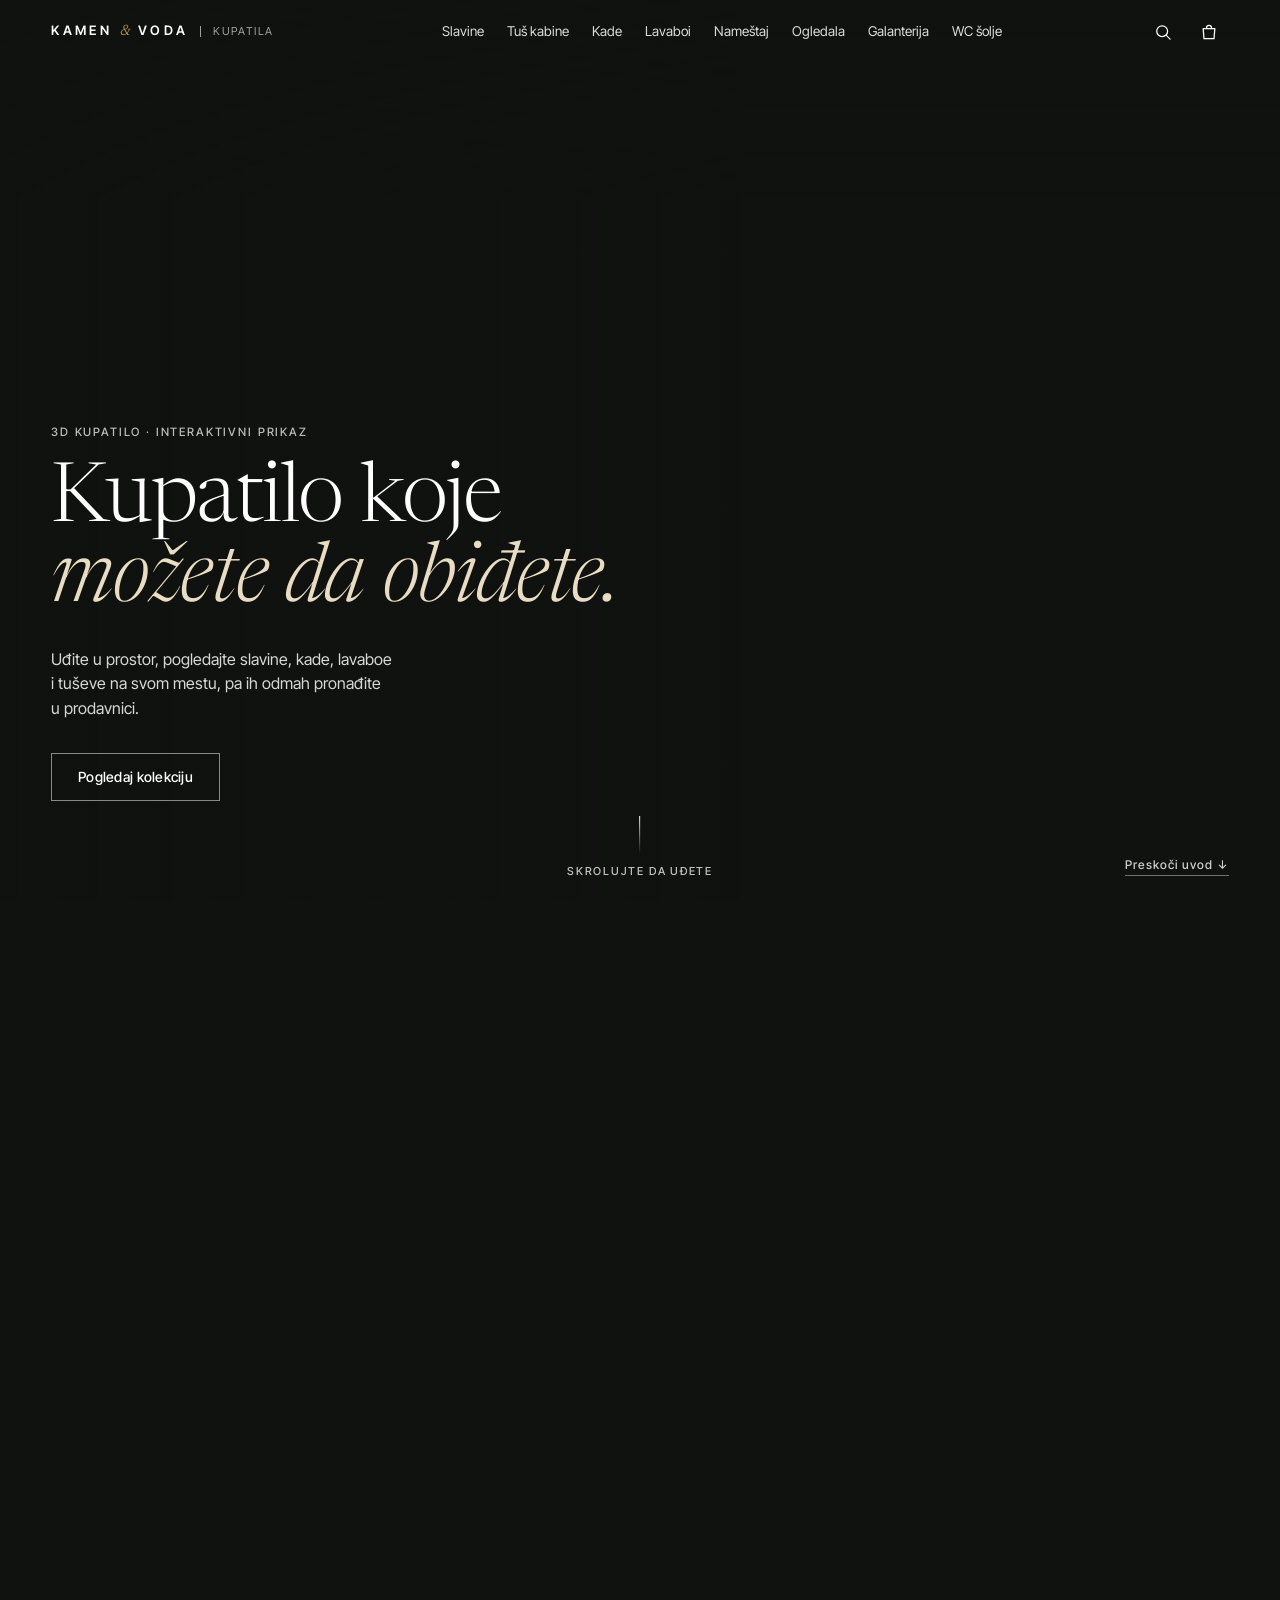
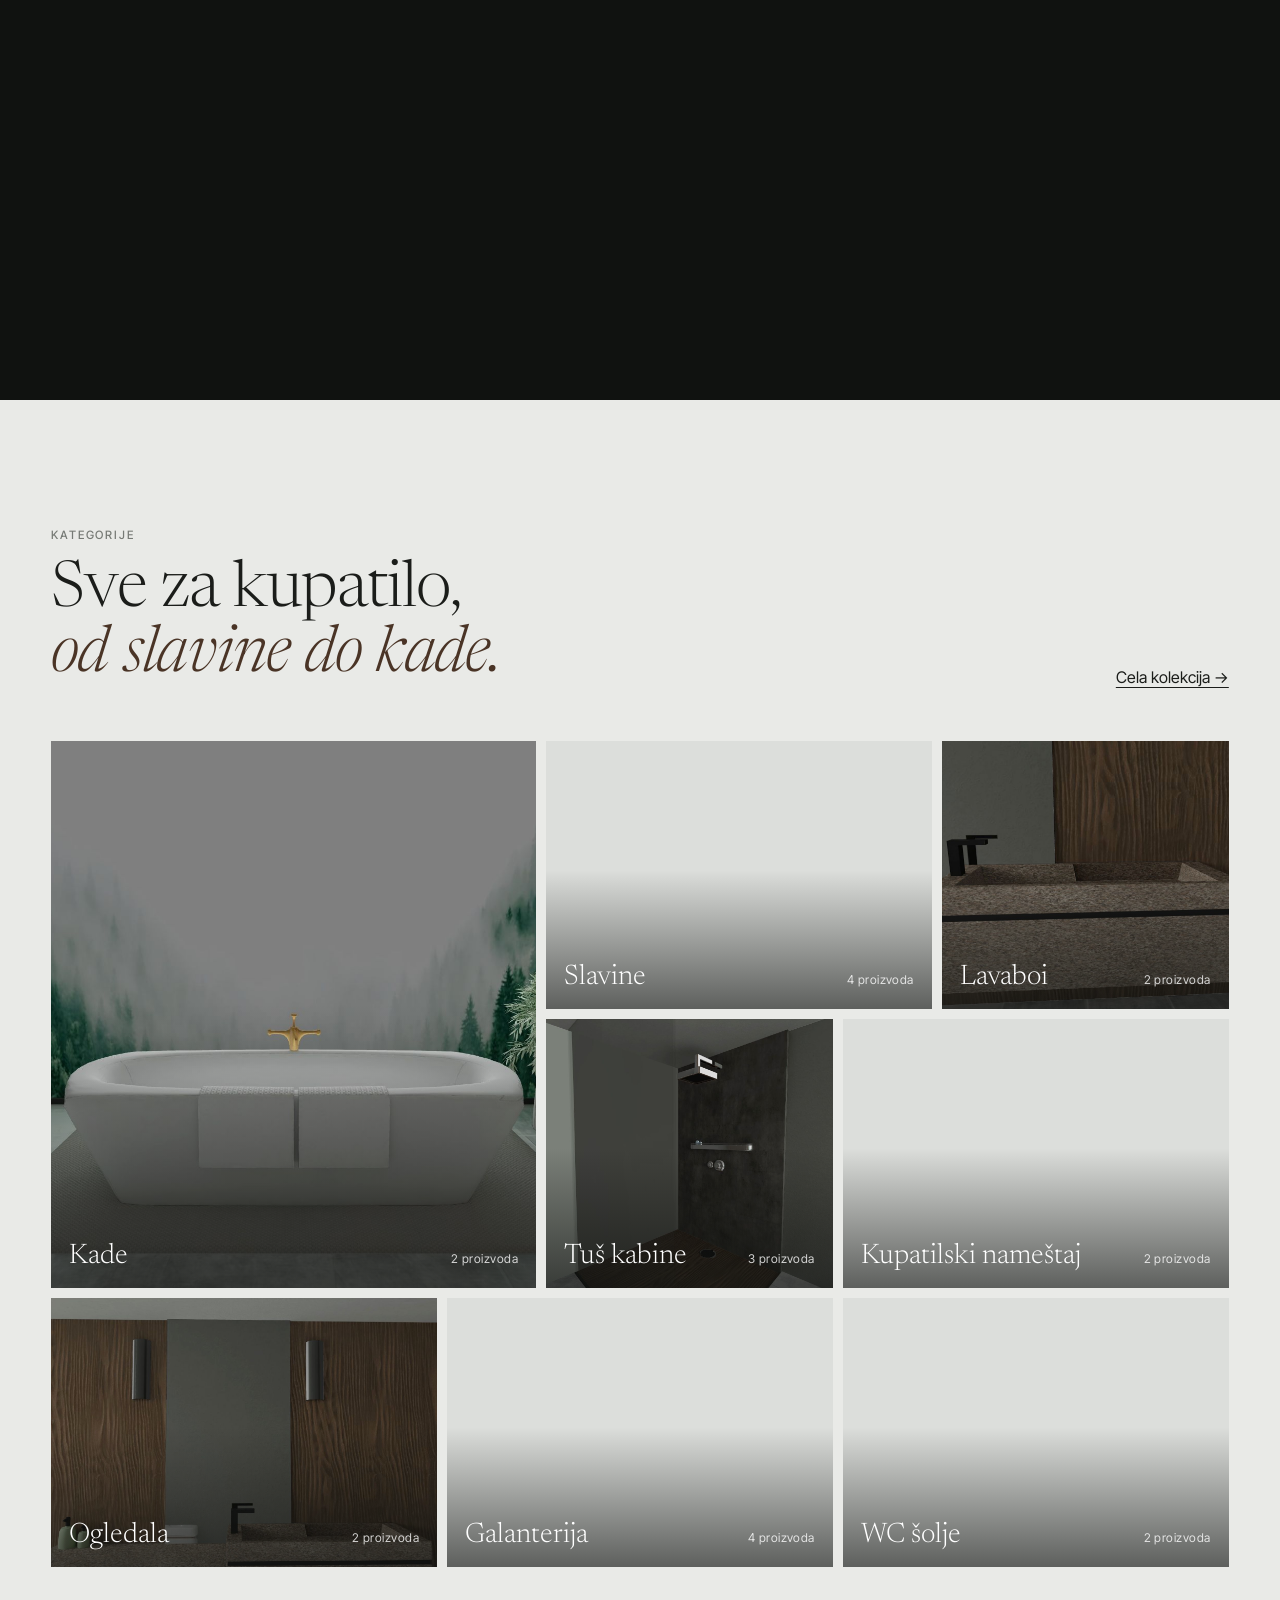
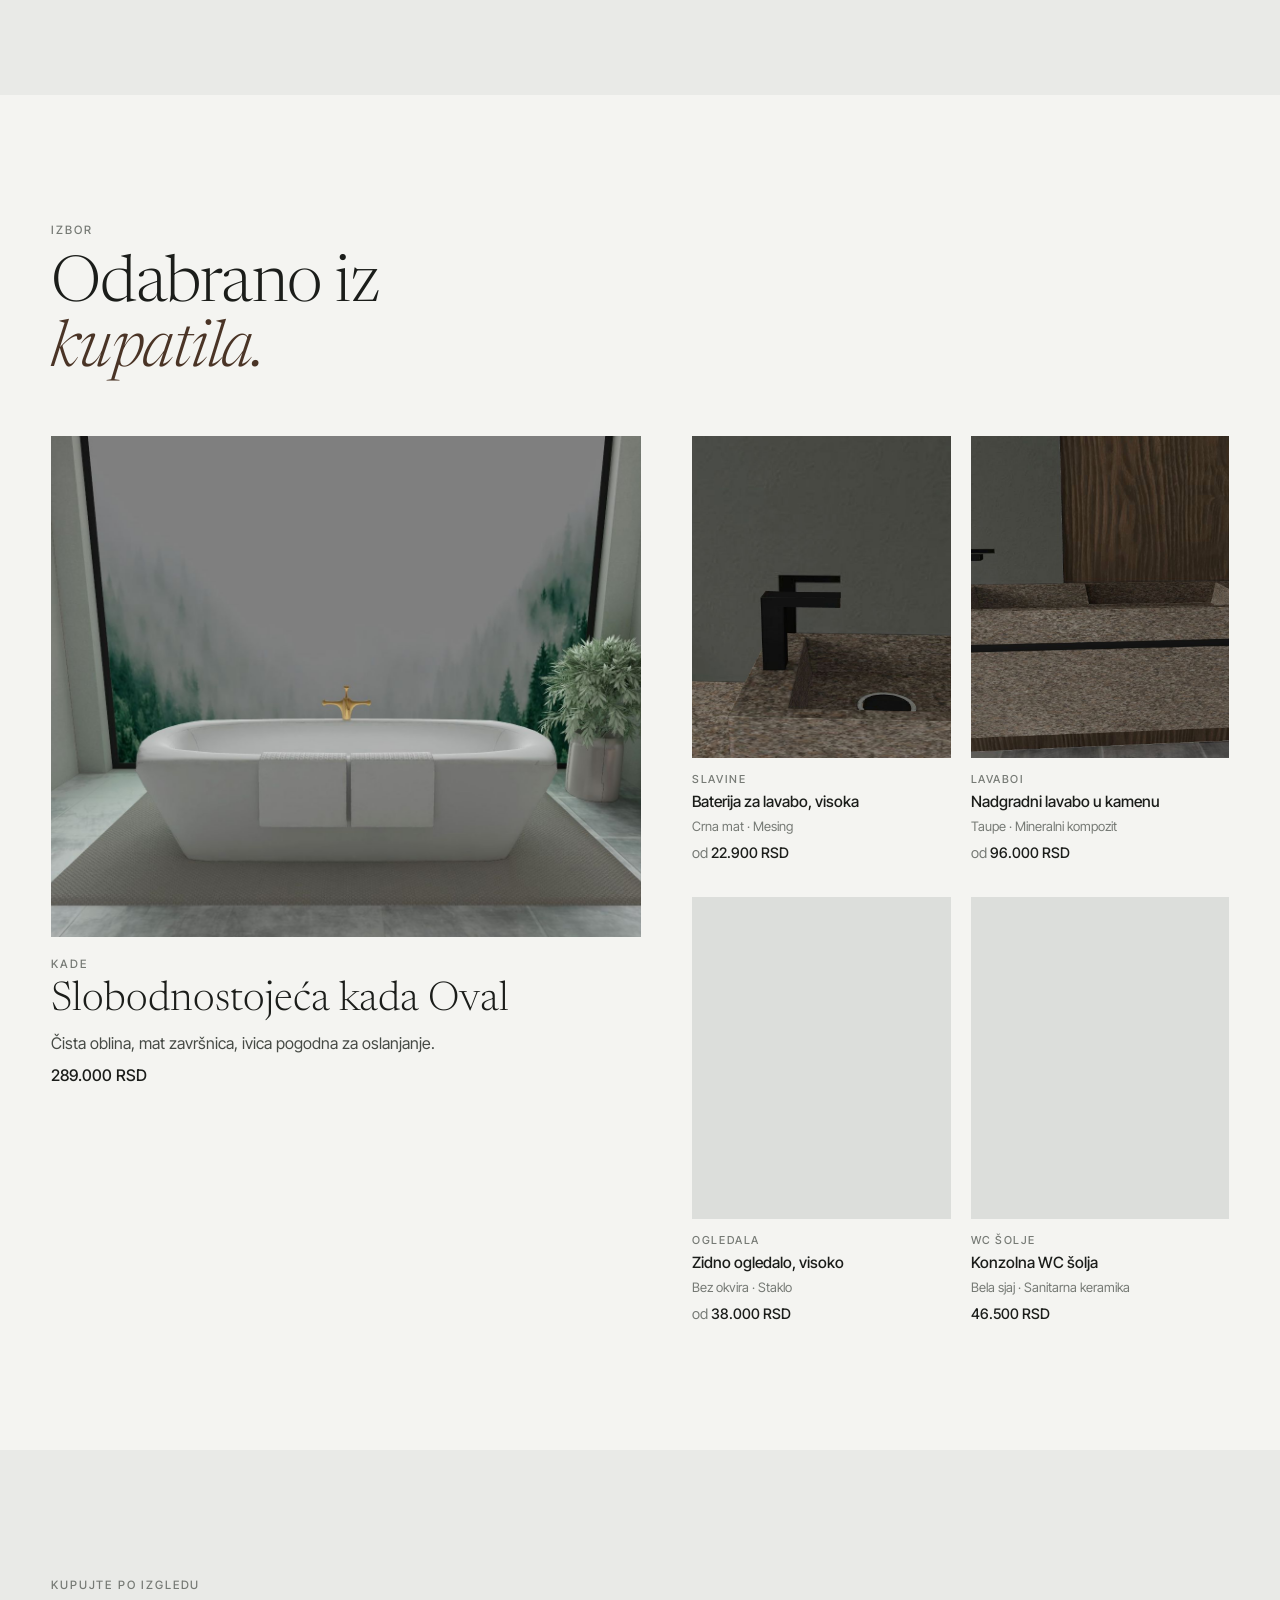
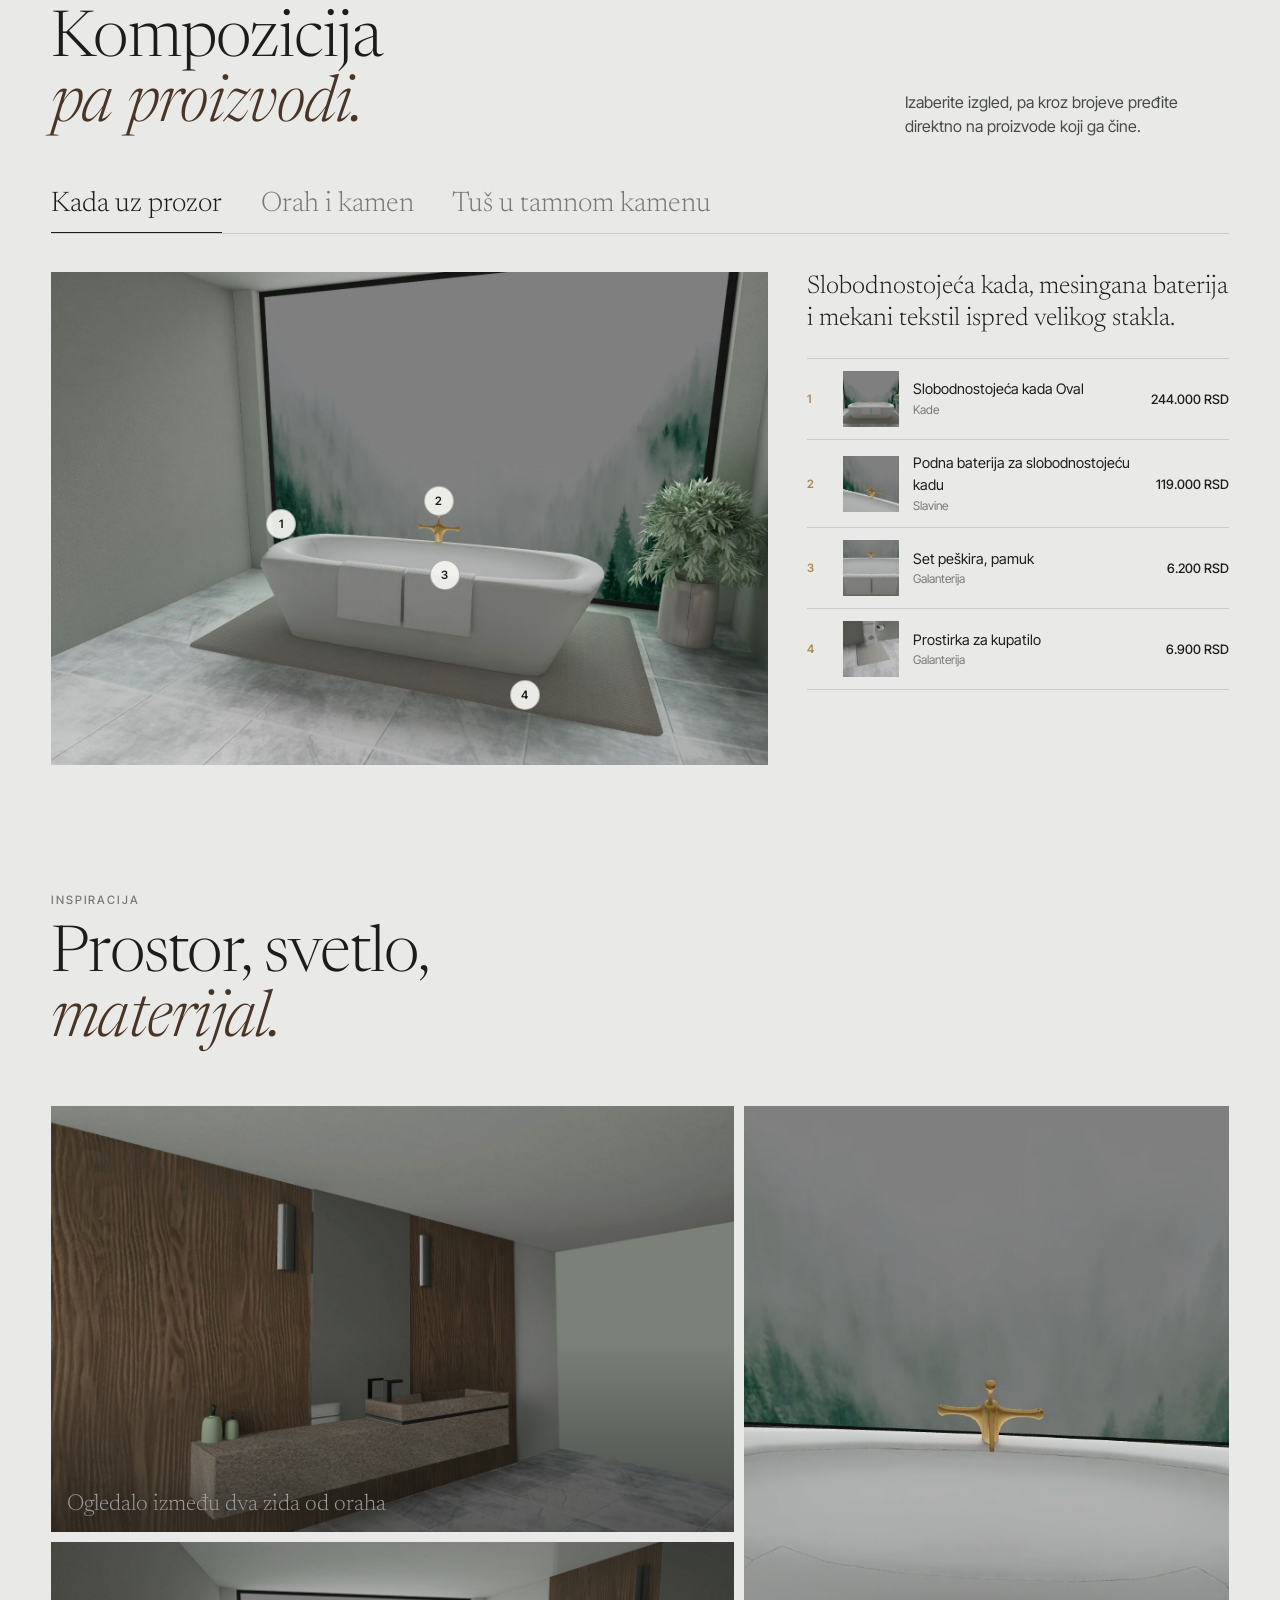
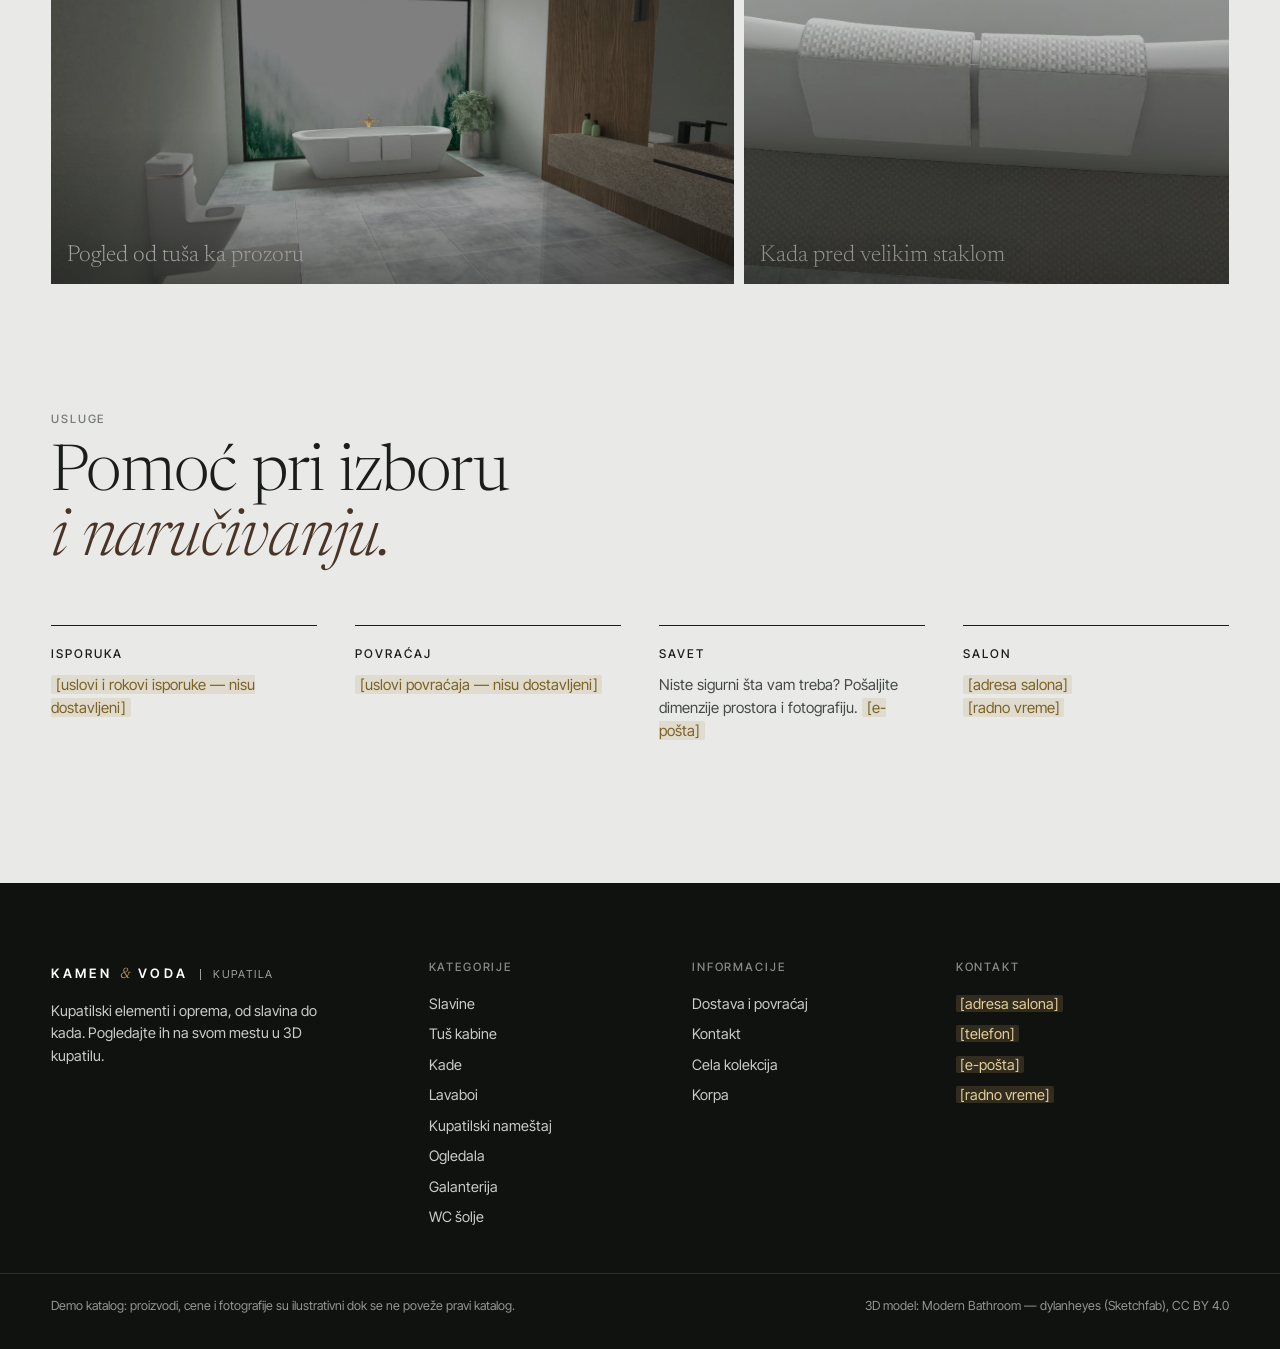
<file: index.html>
<!doctype html>
<html lang="sr-Latn">
<head>
<meta charset="utf-8">
<meta name="viewport" content="width=device-width, initial-scale=1, viewport-fit=cover">
<title>KAMEN & VODA — Kupatila</title>
<meta name="description" content="Prodavnica kupatilskih elemenata sa interaktivnim 3D kupatilom: slavine, tuš kabine, kade, lavaboi, nameštaj, ogledala i galanterija.">
<meta name="theme-color" content="#101210">
<link rel="icon" href="assets/favicon.svg" type="image/svg+xml">
<link rel="preconnect" href="https://fonts.googleapis.com"><link rel="preconnect" href="https://fonts.gstatic.com" crossorigin>
<link rel="stylesheet" href="https://fonts.googleapis.com/css2?family=Inter+Tight:wght@400;500;600&family=Newsreader:ital,opsz,wght@0,6..72,300;0,6..72,400;1,6..72,300;1,6..72,400&display=swap">
<link rel="stylesheet" href="css/site.css">
<link rel="preload" as="image" href="assets/posters/l-0.jpg" media="(min-aspect-ratio: 1/1)" fetchpriority="high">
<link rel="preload" as="image" href="assets/posters/p-0.jpg" media="(max-aspect-ratio: 1/1)" fetchpriority="high">
<script type="importmap">{"imports":{"three":"./vendor/three/three.module.js","three/addons/":"./vendor/three/addons/"}}</script>
<script>(function(){var q=location.search,r=/[?&]motion=reduce/.test(q)||(matchMedia('(prefers-reduced-motion: reduce)').matches&&!/[?&]motion=full/.test(q));document.documentElement.className='js'+(r?' reduce':'')})()</script>
</head>
<body>
<a class="skip" href="#sadrzaj">Preskoči na sadržaj</a>

<header class="hdr" id="hdr">
  <div class="hdr__in">
    <button class="hdr__menu" id="menuBtn" aria-expanded="false" aria-controls="drawer" aria-label="Meni"><i></i><i></i></button>
    <a class="logo" href="#/" aria-label="KAMEN & VODA — početna"><span class="logo__a">KAMEN <em>&amp;</em> VODA</span><span class="logo__b">Kupatila</span></a>
    <nav class="hdr__nav" id="hdrNav" aria-label="Kategorije"></nav>
    <div class="hdr__act">
      <button class="hdr__btn hdr__explore" id="hdrExplore" type="button"><svg viewBox="0 0 24 24" width="18" height="18" aria-hidden="true"><path d="M12 3 4 7.5v9L12 21l8-4.5v-9L12 3Zm0 0v18M4 7.5l8 4.5 8-4.5" fill="none" stroke="currentColor" stroke-width="1.4" stroke-linejoin="round"/></svg><span>Istraži prostor</span></button>
      <button class="hdr__btn" id="searchBtn" type="button" aria-label="Pretraga"><svg viewBox="0 0 24 24" width="20" height="20" aria-hidden="true"><circle cx="11" cy="11" r="6.5" fill="none" stroke="currentColor" stroke-width="1.5"/><path d="m16 16 4.5 4.5" stroke="currentColor" stroke-width="1.5" stroke-linecap="round"/></svg></button>
      <a class="hdr__btn hdr__cart" id="cartLink" href="#/korpa" aria-label="Korpa"><svg viewBox="0 0 24 24" width="20" height="20" aria-hidden="true"><path d="M5 8h14l-1 12H6L5 8Zm4 0V7a3 3 0 0 1 6 0v1" fill="none" stroke="currentColor" stroke-width="1.5" stroke-linejoin="round"/></svg><b id="cartCount" aria-live="polite">0</b></a>
    </div>
  </div>
</header>

<div class="drawer" id="drawer" aria-hidden="true">
  <div class="drawer__bg" data-close></div>
  <div class="drawer__p" role="dialog" aria-label="Navigacija">
    <button class="drawer__x" type="button" data-close aria-label="Zatvori meni">✕</button>
    <form class="drawer__search" id="drawerSearch" role="search"><input type="search" name="q" placeholder="Pretraga proizvoda" aria-label="Pretraga proizvoda" autocomplete="off"><button type="submit" aria-label="Traži">→</button></form>
    <p class="lab">Kategorije</p>
    <nav class="drawer__nav" id="drawerNav" aria-label="Kategorije"></nav>
    <p class="lab">Informacije</p>
    <nav class="drawer__sub" aria-label="Informacije">
      <a href="#/kolekcija">Cela kolekcija</a>
      <a href="#/info/dostava">Dostava i povraćaj</a>
      <a href="#/info/kontakt">Kontakt</a>
      <button type="button" id="drawerExplore">Istraži 3D kupatilo</button>
    </nav>
  </div>
</div>

<div class="search" id="search" aria-hidden="true">
  <div class="search__bg" data-close></div>
  <div class="search__p" role="dialog" aria-label="Pretraga">
    <form id="searchForm" role="search"><input id="searchInput" type="search" name="q" placeholder="Pretražite proizvode i kategorije" aria-label="Pretraga" autocomplete="off"><button type="button" class="search__x" data-close aria-label="Zatvori">Esc</button></form>
    <div class="search__res" id="searchRes"></div>
  </div>
</div>

<main id="sadrzaj">
  <!-- ============ POČETNA ============ -->
  <div class="view" id="viewHome" data-view="home">
    <section class="hero" id="pocetak" aria-label="Interaktivno 3D kupatilo">
      <div class="hero__pin" id="pin">
        <div class="hero__stage" id="stage">
          <div class="posters" id="posters" role="img" aria-label="Prikaz modernog kupatila sa slobodnostojećom kadom, lavaboom u kamenu i tuš kabinom">
            <img class="poster" data-i="0" src="assets/posters/l-0.jpg" alt="" width="1600" height="900" fetchpriority="high" decoding="async">
          </div>
          <canvas class="hero__canvas" id="canvas" aria-hidden="true"></canvas>
          <div class="hero__scrim" aria-hidden="true"></div>
          <div class="hs-layer" id="hsLayer"></div>
          <div class="xo" id="xo" aria-hidden="true"></div>
        </div>

        <div class="intro" id="intro">
          <p class="lab">3D kupatilo · interaktivni prikaz</p>
          <h1 class="intro__h">Kupatilo koje<br><em>možete da obiđete.</em></h1>
          <p class="intro__p">Uđite u prostor, pogledajte slavine, kade, lavaboe i tuševe na svom mestu, pa ih odmah pronađite u prodavnici.</p>
          <div class="intro__btns">
            <button class="btn btn--light" type="button" id="btnExplore"><span>Istraži kupatilo</span></button>
            <a class="btn btn--line-l" href="#/kolekcija"><span>Pogledaj kolekciju</span></a>
          </div>
        </div>

        <div class="cue" id="cue" aria-hidden="true"><span class="cue__line"></span><span>Skrolujte da uđete</span></div>
        <a class="skipintro" id="skipIntro" href="#kategorije" data-to="kategorije">Preskoči uvod ↓</a>
        <div class="status" id="status" role="status" hidden></div>

        <div class="endbar" id="endbar">
          <button class="btn btn--light" type="button" id="btnExplore2"><span>Istraži prostor</span></button>
          <p class="endbar__t">Dodirnite broj na predmetu da vidite proizvode.</p>
          <a class="btn btn--line-l" href="#/kolekcija"><span>Pogledaj kolekciju</span></a>
        </div>

        <!-- poster režim / fallback: kategorije kao brzi linkovi -->
        <nav class="fallback" id="fallback" aria-label="Kategorije iz prikaza kupatila" hidden></nav>

        <div class="xui" id="xui" hidden>
          <div class="xui__top">
            <button class="xbtn" type="button" id="xReset"><svg viewBox="0 0 24 24" width="16" height="16" aria-hidden="true"><path d="M4 12a8 8 0 1 0 2.4-5.7M4 4v4.5h4.5" fill="none" stroke="currentColor" stroke-width="1.6" stroke-linecap="round" stroke-linejoin="round"/></svg><span>Početni pogled</span></button>
            <a class="xbtn" href="#/kolekcija"><span>Kolekcija</span></a>
            <button class="xbtn xbtn--exit" type="button" id="xExit"><span>Izađi</span><b aria-hidden="true">✕</b></button>
          </div>
          <div class="xui__views" id="xViews" role="group" aria-label="Pogledi u kupatilu"></div>
          <p class="xui__hint" id="xHint">Prevucite da razgledate · točkić ili štipanje za približavanje</p>
        </div>
      </div>
    </section>

    <div id="homeBody"></div>
  </div>

  <!-- ============ OSTALE STRANE ============ -->
  <div class="view" id="viewPage" data-view="page" hidden></div>
</main>

<footer class="ftr" id="footer"></footer>

<aside class="sheet" id="hsPanel" role="dialog" aria-modal="false" aria-labelledby="hsTitle" hidden></aside>
<div class="toast" id="toast" role="status" aria-live="polite" hidden></div>

<script type="module" src="js/main.js"></script>
<noscript><p style="padding:2rem;font:16px sans-serif">Za prikaz prodavnice potreban je JavaScript. Kategorije: Slavine, Tuš kabine, Kade, Lavaboi, Nameštaj, Ogledala, Galanterija, WC šolje.</p></noscript>
</body>
</html>
</file>
<file: css/site.css>
/* KAMEN & VODA — paleta izvedena iz isporučenog 3D modela:
   beton poda #b7b9b8 → pozadine · orah #5b4130 → akcent/oznake · taupe kamen #8b7d6a · mesing #a88a4f (baterija kade) · šuma #34584a (pozadina prozora) · grafit zida #72746f */
:root {
  --bg: #e9eae7; --bg2: #dcdedb; --paper: #f4f4f1; --ink: #1b1d1a; --ink2: #464a45; --mute: #767a75;
  --line: rgba(27, 29, 26, .15); --line2: rgba(27, 29, 26, .28);
  --walnut: #4a3426; --brass: #a88a4f; --forest: #34584a; --dark: #101210;
  --serif: 'Newsreader', 'Iowan Old Style', 'Palatino Linotype', Georgia, serif;
  --sans: 'Inter Tight', system-ui, -apple-system, 'Segoe UI', Roboto, sans-serif;
  --gut: clamp(18px, 4vw, 60px); --max: 1560px; --hdr: 64px;
  --ease: cubic-bezier(.2, .7, .2, 1);
}
*, *::before, *::after { box-sizing: border-box; }
html { -webkit-text-size-adjust: 100%; scroll-padding-top: calc(var(--hdr) + 12px); }
html.no-scroll, html.is-exploring { overflow: hidden; }
body { margin: 0; background: var(--bg); color: var(--ink); font: 400 16px/1.55 var(--sans); -webkit-font-smoothing: antialiased; text-rendering: optimizeLegibility; }
img { display: block; max-width: 100%; height: auto; }
a { color: inherit; text-decoration: none; }
button { font: inherit; color: inherit; background: none; border: 0; padding: 0; cursor: pointer; }
h1, h2, h3, p, ul, ol, dl, dd, figure { margin: 0; }
ul, ol { padding: 0; list-style: none; }
[hidden] { display: none !important; }
:focus-visible { outline: 2px solid var(--brass); outline-offset: 3px; }
.sr { position: absolute; width: 1px; height: 1px; overflow: hidden; clip: rect(0 0 0 0); white-space: nowrap; }
.skip { position: fixed; left: 12px; top: -60px; z-index: 200; background: var(--ink); color: #fff; padding: 10px 14px; transition: top .2s; }
.skip:focus { top: 12px; }
.lab { font: 500 11.5px/1.3 var(--sans); letter-spacing: .16em; text-transform: uppercase; color: var(--mute); }
.ul { text-decoration: underline; text-underline-offset: 4px; text-decoration-thickness: 1px; transition: color .2s; }
.ul:hover { color: var(--walnut); }
.ph { font-style: normal; color: #7c6224; background: rgba(168, 138, 79, .16); padding: 0 .3em; border-radius: 2px; }
em { font-family: var(--serif); font-style: italic; font-weight: 300; }

/* ---------- dugmad ---------- */
.btn { display: inline-flex; align-items: center; justify-content: center; min-height: 48px; padding: 0 26px; font: 500 14px/1 var(--sans); letter-spacing: .02em; border: 1px solid var(--ink); transition: background .25s var(--ease), color .25s var(--ease), border-color .25s; position: relative; }
.btn--dark { background: var(--ink); color: var(--paper); }
.btn--dark:hover { background: var(--walnut); border-color: var(--walnut); }
.btn--line { color: var(--ink); }
.btn--line:hover { background: var(--ink); color: var(--paper); }
.btn--light { background: var(--paper); color: var(--ink); border-color: var(--paper); }
.btn--light:hover { background: #fff; }
.btn--line-l { color: #fff; border-color: rgba(255, 255, 255, .5); }
.btn--line-l:hover { background: rgba(255, 255, 255, .12); border-color: #fff; }
.btn.is-done { background: var(--forest); border-color: var(--forest); }
.xbtn { display: inline-flex; align-items: center; gap: 8px; min-height: 40px; padding: 0 16px; font: 500 13px/1 var(--sans); color: #fff; background: rgba(16, 18, 16, .55); border: 1px solid rgba(255, 255, 255, .34); transition: background .2s, color .2s; }
.xbtn:hover { background: #fff; color: var(--ink); }
.xbtn b { font-weight: 500; }
.xbtn--d { color: var(--ink); background: transparent; border-color: var(--line2); min-height: 36px; width: 36px; padding: 0; justify-content: center; }
.xbtn--d:hover { background: var(--ink); color: #fff; }

/* ---------- zaglavlje ---------- */
.hdr { position: fixed; inset: 0 0 auto 0; z-index: 60; height: var(--hdr); color: var(--ink); background: var(--paper); border-bottom: 1px solid var(--line); transition: background .35s, color .35s, border-color .35s; }
.hdr__in { height: 100%; max-width: 1800px; margin: 0 auto; padding: 0 var(--gut); display: grid; grid-template-columns: auto 1fr auto; align-items: center; gap: 28px; }
html.over-hero .hdr { background: transparent; color: #fff; border-color: transparent; }
.logo { display: inline-flex; align-items: baseline; gap: 12px; white-space: nowrap; }
.logo__a { font: 600 13px/1 var(--sans); letter-spacing: .26em; }
.logo__a em { font: italic 400 15px var(--serif); letter-spacing: 0; color: var(--brass); margin: 0 .1em; }
.logo__b { font: 400 11px/1 var(--sans); letter-spacing: .14em; text-transform: uppercase; opacity: .6; border-left: 1px solid currentColor; padding-left: 12px; }
.hdr__nav { display: none; justify-self: center; gap: clamp(14px, 1.8vw, 28px); font-size: 13.5px; }
.hdr__nav a { position: relative; padding: 6px 0; opacity: .85; transition: opacity .2s; }
.hdr__nav a::after { content: ''; position: absolute; left: 0; right: 0; bottom: 0; height: 1px; background: currentColor; transform: scaleX(0); transform-origin: left; transition: transform .35s var(--ease); }
.hdr__nav a:hover, .hdr__nav a.is-on { opacity: 1; }
.hdr__nav a:hover::after, .hdr__nav a.is-on::after { transform: scaleX(1); }
.hdr__act { display: flex; align-items: center; gap: 6px; justify-self: end; grid-column: 3; }
.hdr__btn { position: relative; display: inline-flex; align-items: center; gap: 8px; height: 40px; min-width: 40px; justify-content: center; padding: 0 8px; font-size: 13.5px; }
.hdr__explore { padding: 0 12px; border: 1px solid currentColor; border-color: color-mix(in srgb, currentColor 35%, transparent); margin-right: 6px; }
.hdr__explore:hover { background: var(--ink); color: var(--paper); }
html.over-hero .hdr__explore:hover { background: #fff; color: var(--ink); }
html.no3d .hdr__explore, html.no3d #btnExplore, html.no3d #btnExplore2, html.no3d .endbar__t { display: none; }
.hdr__cart b { position: absolute; top: 3px; right: 0; min-width: 17px; height: 17px; padding: 0 4px; border-radius: 9px; background: var(--brass); color: #fff; font: 600 10.5px/17px var(--sans); text-align: center; transform: scale(0); transition: transform .25s var(--ease); }
.hdr__cart.has b { transform: none; }
.hdr__menu { width: 40px; height: 40px; display: grid; place-content: center; gap: 6px; margin-left: -8px; }
.hdr__menu i { display: block; width: 22px; height: 1.5px; background: currentColor; transition: transform .3s var(--ease); }
.hdr__menu[aria-expanded="true"] i:first-child { transform: translateY(3.75px) rotate(45deg); }
.hdr__menu[aria-expanded="true"] i:last-child { transform: translateY(-3.75px) rotate(-45deg); }
.hdr__in > .hdr__menu, .hdr__in > .logo { grid-row: 1; }
.hdr__in { grid-template-columns: auto auto 1fr auto; }
.hdr__nav { grid-column: 3; }
.hdr__act { grid-column: 4; }
@media (min-width: 1180px) { .hdr__nav { display: flex; } .hdr__menu { display: none; } }
@media (max-width: 640px) { .hdr__explore span { display: none; } .hdr__explore { padding: 0 10px; } .logo__b { display: none; } .logo__a { letter-spacing: .2em; } .hdr__in { gap: 10px; } }

/* ---------- fioka i pretraga ---------- */
.drawer, .search { position: fixed; inset: 0; z-index: 90; visibility: hidden; }
.drawer.is-open, .search.is-open { visibility: visible; }
.drawer__bg, .search__bg { position: absolute; inset: 0; background: rgba(16, 18, 16, .5); opacity: 0; transition: opacity .35s; }
.is-open > .drawer__bg, .is-open > .search__bg { opacity: 1; }
.drawer__p { position: absolute; left: 0; top: 0; bottom: 0; width: min(88vw, 380px); background: var(--paper); padding: 72px 28px 28px; transform: translateX(-100%); transition: transform .45s var(--ease); overflow: auto; display: flex; flex-direction: column; gap: 14px; }
.drawer.is-open .drawer__p { transform: none; }
.drawer__x { position: absolute; top: 12px; right: 12px; width: 44px; height: 44px; font-size: 18px; }
.drawer__search { display: flex; border-bottom: 1px solid var(--ink); margin-bottom: 14px; }
.drawer__search input { flex: 1; min-width: 0; border: 0; background: none; font: 400 16px var(--sans); padding: 12px 0; outline: 0; }
.drawer__search button { padding: 0 6px; font-size: 18px; }
.drawer__nav a, .drawer__sub a, .drawer__sub button { display: block; padding: 11px 0; font: 300 26px/1.1 var(--serif); border-bottom: 1px solid var(--line); text-align: left; width: 100%; }
.drawer__sub a, .drawer__sub button { font: 400 15px var(--sans); }
.drawer .lab { margin-top: 10px; }
.search__p { position: absolute; left: 0; right: 0; top: 0; background: var(--paper); padding: calc(var(--hdr) + 8px) var(--gut) 28px; transform: translateY(-14px); opacity: 0; transition: transform .4s var(--ease), opacity .3s; max-height: 90vh; overflow: auto; }
.search.is-open .search__p { transform: none; opacity: 1; }
.search__p form { display: flex; align-items: center; border-bottom: 1px solid var(--ink); max-width: 880px; margin: 0 auto; }
.search__p input { flex: 1; min-width: 0; border: 0; background: none; font: 300 clamp(24px, 4vw, 40px)/1.2 var(--serif); padding: 14px 0; outline: 0; }
.search__x { font: 500 11px var(--sans); letter-spacing: .1em; color: var(--mute); padding: 8px; }
.search__res { max-width: 880px; margin: 22px auto 0; display: grid; gap: 12px; }
.search__cats { display: flex; flex-wrap: wrap; gap: 8px; }
.search__cats a { border: 1px solid var(--line2); padding: 8px 14px; font-size: 14px; transition: background .2s, color .2s; }
.search__cats a:hover { background: var(--ink); color: var(--paper); }
.search__cats--p { margin-bottom: 36px; }
.search__list a { display: grid; grid-template-columns: 56px 1fr auto; gap: 14px; align-items: center; padding: 8px 0; border-bottom: 1px solid var(--line); }
.search__list img { width: 56px; height: 56px; object-fit: cover; background: var(--bg2); }
.search__list small { display: block; color: var(--mute); font-size: 12.5px; }
.search__list b { font: 500 13.5px var(--sans); }
.search__all { font-size: 14px; text-decoration: underline; text-underline-offset: 4px; }
.search__none { color: var(--mute); }

/* ---------- hero ---------- */
.hero { position: relative; height: calc(var(--screens, 4) * 100vh); height: calc(var(--screens, 4) * 100svh); background: var(--dark); color: #fff; }
.hero.is-static { height: 100vh; height: 100svh; }
.hero__pin { position: sticky; top: 0; height: 100vh; height: 100svh; overflow: hidden; contain: layout paint; }
.hero__stage, .posters, .poster, .hero__canvas, .hero__scrim, .hs-layer, .xo { position: absolute; inset: 0; width: 100%; height: 100%; }
.poster { object-fit: cover; opacity: 0; }
.posters .poster:first-child { opacity: 1; }
.hero__canvas { display: block; opacity: 0; transition: opacity .7s; }
.hero__canvas.live { opacity: 1; }
.hero__scrim { pointer-events: none; background: linear-gradient(180deg, rgba(16, 18, 16, .62) 0, rgba(16, 18, 16, 0) 22%), linear-gradient(90deg, rgba(16, 18, 16, .58) 0, rgba(16, 18, 16, .22) 36%, rgba(16, 18, 16, 0) 58%); transition: opacity .6s; }
html.is-exploring .hero__scrim { opacity: .5; }
.hs-layer { pointer-events: none; z-index: 3; }
.xo { z-index: 2; touch-action: pan-y; pointer-events: none; cursor: grab; }
html.is-exploring .xo { pointer-events: auto; touch-action: none; }
.xo.is-drag { cursor: grabbing; }

.intro { position: absolute; z-index: 4; left: var(--gut); bottom: clamp(56px, 11svh, 120px); max-width: min(640px, 88vw); will-change: opacity, transform; }
.intro .lab { color: rgba(255, 255, 255, .72); margin-bottom: 22px; }
.intro__h { font: 300 clamp(42px, 6.4vw, 100px)/.98 var(--serif); letter-spacing: -.015em; margin-bottom: 24px; }
.intro__h em { color: #e8dcc2; }
.intro__p { font-size: clamp(15px, 1.25vw, 18px); line-height: 1.55; color: rgba(255, 255, 255, .84); max-width: 38ch; margin-bottom: 32px; }
.intro__btns { display: flex; flex-wrap: wrap; gap: 12px; }
.cue { position: absolute; z-index: 4; left: 50%; bottom: 22px; transform: translateX(-50%); display: flex; flex-direction: column; align-items: center; gap: 10px; font: 500 11px var(--sans); letter-spacing: .16em; text-transform: uppercase; color: rgba(255, 255, 255, .75); pointer-events: none; }
.cue__line { width: 1px; height: 38px; background: linear-gradient(#fff, transparent); animation: cue 2.2s var(--ease) infinite; transform-origin: top; }
@keyframes cue { 0% { transform: scaleY(0); } 55% { transform: scaleY(1); } 100% { transform: scaleY(1); opacity: 0; } }
html.reduce .cue__line, .hero.is-static .cue { animation: none; }
.skipintro { position: absolute; z-index: 4; right: var(--gut); bottom: 24px; font: 500 12px var(--sans); letter-spacing: .08em; color: rgba(255, 255, 255, .8); border-bottom: 1px solid rgba(255, 255, 255, .4); padding-bottom: 3px; }
.skipintro:hover { color: #fff; border-color: #fff; }
.hero.is-static .skipintro { display: none; }
.status { position: absolute; z-index: 4; left: var(--gut); top: calc(var(--hdr) + 14px); font: 500 11.5px var(--sans); letter-spacing: .08em; color: rgba(255, 255, 255, .8); }
.endbar { position: absolute; z-index: 4; left: 0; right: 0; margin: 0 auto; width: max-content; max-width: calc(100% - 2 * var(--gut)); bottom: 30px; display: flex; align-items: center; gap: 22px; white-space: nowrap; opacity: 0; visibility: hidden; }
.endbar__t { font-size: 13px; color: rgba(255, 255, 255, .86); text-shadow: 0 1px 14px rgba(0, 0, 0, .55); }
.fallback { position: absolute; z-index: 4; left: var(--gut); right: var(--gut); bottom: 98px; opacity: 0; }
.fallback .lab { color: rgba(255, 255, 255, .7); margin-bottom: 10px; }
.fallback ul { display: flex; flex-wrap: wrap; gap: 8px; }
.fallback a { display: block; padding: 9px 15px; background: rgba(16, 18, 16, .6); border: 1px solid rgba(255, 255, 255, .35); font-size: 14px; }
.fallback a:hover { background: #fff; color: var(--ink); }
html.is-exploring .intro, html.is-exploring .cue, html.is-exploring .endbar, html.is-exploring .skipintro { visibility: hidden !important; opacity: 0 !important; }
@media (max-width: 800px) {
  .endbar { flex-wrap: wrap; justify-content: center; gap: 10px; bottom: 22px; width: calc(100% - 2 * var(--gut)); white-space: normal; }
  .endbar__t { order: 3; width: 100%; text-align: center; }
  .endbar .btn { flex: 1 1 0; padding: 0 12px; min-height: 46px; }
  .intro { bottom: auto; top: calc(var(--hdr) + clamp(14px, 4svh, 48px)); right: var(--gut); }
  .intro .lab { margin-bottom: 14px; }
  .intro__h { font-size: clamp(38px, 11.5vw, 60px); margin-bottom: 16px; }
  .intro__p { font-size: 14.5px; margin-bottom: 20px; }
  .intro__btns { flex-wrap: nowrap; }
  .intro__btns .btn { flex: 1 1 0; padding: 0 10px; min-height: 46px; font-size: 13.5px; }
  .hero__scrim { background: linear-gradient(180deg, rgba(16, 18, 16, .7) 0, rgba(16, 18, 16, .25) 46%, rgba(16, 18, 16, 0) 62%); }
  .skipintro { right: auto; left: var(--gut); bottom: 20px; }
  .cue { display: none; }
}

/* ---------- hotspotovi ---------- */
.hs { position: absolute; left: 0; top: 0; width: 0; height: 0; opacity: 0; pointer-events: none; transition: opacity .38s; will-change: transform; }
.hs.is-on { opacity: var(--k, 1); pointer-events: auto; }
.hs::after { content: ''; position: absolute; left: -24px; top: -24px; width: 48px; height: 48px; border-radius: 50%; }
.hs:hover, .hs:focus-visible, .hs.is-hover { z-index: 6; }
.hs__pill { position: absolute; left: -16px; top: -16px; height: 32px; max-width: 32px; display: flex; align-items: center; overflow: hidden; white-space: nowrap; border-radius: 16px; background: rgba(244, 244, 241, .95); color: var(--ink); border: 1px solid rgba(27, 29, 26, .3); transition: max-width .42s var(--ease), background .25s, color .25s; }
.hs__n { flex: 0 0 30px; width: 30px; text-align: center; font: 600 11px/30px var(--sans); letter-spacing: .04em; }
.hs__l { padding: 0 15px 0 1px; font: 500 12.5px/30px var(--sans); }
.hs:hover .hs__pill, .hs:focus-visible .hs__pill, .hs.is-hover .hs__pill { max-width: 280px; background: #fff; }
.hs:focus-visible { outline: 0; }
.hs:focus-visible .hs__pill { outline: 2px solid var(--brass); outline-offset: 3px; }
.hs--l .hs__pill { left: auto; right: -16px; flex-direction: row-reverse; }
.hs--l .hs__l { padding: 0 1px 0 15px; }
.hs.is-on .hs__pill::after { content: ''; position: absolute; left: -1px; top: -1px; width: 30px; height: 30px; border-radius: 50%; box-shadow: 0 0 0 0 rgba(244, 244, 241, .55); animation: ring 3s var(--ease) infinite; pointer-events: none; }
.hs--l.is-on .hs__pill::after { left: auto; right: -1px; }
@keyframes ring { 0% { box-shadow: 0 0 0 0 rgba(244, 244, 241, .5); } 60%, 100% { box-shadow: 0 0 0 12px rgba(244, 244, 241, 0); } }
html.reduce .hs__pill::after, .hero.is-static .hs__pill::after { animation: none; }
@media (hover: none) { .hs:hover .hs__pill { max-width: 32px; } .hs__pill::after { animation-duration: 3.6s; } }

/* ---------- istraživanje ---------- */
.xui { position: absolute; inset: 0; z-index: 5; pointer-events: none; }
.xui > * { pointer-events: auto; }
.xui__top { position: absolute; top: calc(var(--hdr) + 14px); left: var(--gut); right: var(--gut); display: flex; gap: 8px; align-items: center; }
.xbtn--exit { margin-left: auto; }
.xui__views { position: absolute; left: 50%; bottom: 52px; transform: translateX(-50%); display: flex; gap: 8px; max-width: calc(100% - 2 * var(--gut)); overflow-x: auto; scrollbar-width: none; padding: 2px; }
.xui__views::-webkit-scrollbar { display: none; }
.xui__views button { display: inline-flex; align-items: center; gap: 10px; min-height: 42px; padding: 0 16px 0 8px; white-space: nowrap; color: #fff; background: rgba(16, 18, 16, .6); border: 1px solid rgba(255, 255, 255, .3); font: 500 13px var(--sans); transition: background .2s, color .2s; }
.xui__views b { width: 24px; height: 24px; border-radius: 50%; border: 1px solid currentColor; display: grid; place-items: center; font-size: 11px; font-weight: 600; opacity: .8; }
.xui__views button:hover { background: rgba(255, 255, 255, .22); }
.xui__views button[aria-pressed="true"] { background: #fff; color: var(--ink); border-color: #fff; }
.xui__hint { position: absolute; left: 0; right: 0; bottom: 18px; text-align: center; font-size: 12.5px; color: rgba(255, 255, 255, .8); text-shadow: 0 1px 10px rgba(0, 0, 0, .6); padding: 0 var(--gut); }
@media (max-width: 800px) { .xui__views { left: var(--gut); right: var(--gut); transform: none; max-width: none; bottom: 48px; } .xbtn span { font-size: 12.5px; } }
@media (hover: none) { .xui__hint { font-size: 12px; } }

/* ---------- list hotspota ---------- */
.sheet { position: fixed; z-index: 80; right: 16px; top: calc(var(--hdr) + 12px); bottom: 16px; width: min(430px, calc(100vw - 32px)); background: var(--paper); color: var(--ink); border: 1px solid var(--line2); overflow: auto; opacity: 0; transform: translateX(26px); transition: opacity .3s, transform .45s var(--ease); overscroll-behavior: contain; }
.sheet.is-open { opacity: 1; transform: none; }
.sheet__in { padding: 22px 22px 26px; display: grid; gap: 18px; }
.sheet__h { display: grid; grid-template-columns: 1fr auto; gap: 4px 12px; align-items: start; }
.sheet__h .lab { grid-column: 1; } .sheet__h .lab .n { color: var(--brass); font-weight: 600; margin-right: 6px; }
.sheet__h h2 { grid-column: 1; font: 300 clamp(30px, 3vw, 40px)/1.05 var(--serif); }
.sheet__h .xbtn { grid-row: 1 / 3; grid-column: 2; }
.sheet__main { position: relative; aspect-ratio: 4 / 3; background: var(--bg2); overflow: hidden; }
.sheet__main img { position: absolute; inset: 0; width: 100%; height: 100%; object-fit: cover; opacity: 0; transition: opacity .45s; }
.sheet__main img.on { opacity: 1; }
.sheet__th { display: grid; grid-template-columns: repeat(4, 1fr); gap: 6px; margin-top: 6px; }
.sheet__th button { aspect-ratio: 4 / 3; overflow: hidden; opacity: .55; transition: opacity .2s; border: 1px solid transparent; }
.sheet__th button[aria-current] { opacity: 1; border-color: var(--ink); }
.sheet__th button:hover { opacity: 1; }
.sheet__th img { width: 100%; height: 100%; object-fit: cover; }
.sheet__p { color: var(--ink2); }
.sheet__go { width: 100%; }
.sheet__l li a { display: grid; grid-template-columns: 56px 1fr auto; gap: 14px; align-items: center; padding: 10px 0; border-top: 1px solid var(--line); font-size: 14px; }
.sheet__l img { width: 56px; height: 56px; object-fit: cover; background: var(--bg2); }
.sheet__l b { font: 500 13px var(--sans); white-space: nowrap; }
.sheet__n { font-size: 12px; color: var(--mute); }
@media (max-width: 760px) {
  .sheet { right: 0; left: 0; top: auto; bottom: 0; width: auto; max-height: 82svh; border-width: 1px 0 0; border-radius: 14px 14px 0 0; transform: translateY(40px); }
  .sheet__in { padding: 18px 18px 28px; }
}

/* ---------- sekcije početne ---------- */
.sec { max-width: var(--max); margin: 0 auto; padding: clamp(72px, 10vw, 150px) var(--gut) 0; }
.sec--tint { max-width: none; background: var(--paper); margin-top: clamp(72px, 10vw, 150px); padding-bottom: clamp(72px, 10vw, 150px); }
.sec--tint > * { max-width: calc(var(--max) - 2 * var(--gut)); margin-left: auto; margin-right: auto; }
.sec__h { display: flex; justify-content: space-between; align-items: end; gap: 28px; margin-bottom: clamp(28px, 4vw, 56px); flex-wrap: wrap; }
.sec__h h2 { font: 300 clamp(36px, 5vw, 76px)/1.02 var(--serif); letter-spacing: -.012em; margin-top: 16px; }
.sec__h h2 em { color: var(--walnut); }
.sec__p { max-width: 36ch; color: var(--ink2); }
.rv { opacity: 0; transform: translateY(22px); transition: opacity .9s var(--ease), transform .9s var(--ease); }
.rv.in { opacity: 1; transform: none; }
html.reduce .rv { opacity: 1; transform: none; transition: none; }

.cgrid { display: grid; grid-template-columns: repeat(12, 1fr); grid-auto-rows: clamp(190px, 21vw, 330px); gap: 10px; }
.ct { position: relative; overflow: hidden; background: var(--bg2); color: #fff; display: block; }
.ct--1 { grid-column: 1 / 6; grid-row: 1 / 3; } .ct--2 { grid-column: 6 / 10; } .ct--3 { grid-column: 10 / 13; }
.ct--4 { grid-column: 6 / 9; } .ct--5 { grid-column: 9 / 13; }
.ct--6 { grid-column: 1 / 5; } .ct--7 { grid-column: 5 / 9; } .ct--8 { grid-column: 9 / 13; }
.ct__img, .ct__img img { position: absolute; inset: 0; width: 100%; height: 100%; }
.ct__img img { object-fit: cover; transition: transform 1.2s var(--ease); }
.ct:hover .ct__img img { transform: scale(1.045); }
.ct::after { content: ''; position: absolute; inset: auto 0 0 0; height: 52%; background: linear-gradient(0deg, rgba(16, 18, 16, .62), rgba(16, 18, 16, 0)); pointer-events: none; }
.ct__t { position: absolute; z-index: 1; left: 18px; right: 18px; bottom: 16px; display: flex; justify-content: space-between; align-items: baseline; gap: 10px; }
.ct__t b { font: 300 clamp(22px, 2.2vw, 32px)/1.1 var(--serif); }
.ct__t small { font-size: 12px; opacity: .8; letter-spacing: .04em; }
@media (max-width: 800px) {
  .cgrid { grid-template-columns: 1fr 1fr; grid-auto-rows: 44vw; }
  .ct { grid-column: auto !important; grid-row: auto !important; } .ct--1 { grid-column: 1 / 3 !important; grid-row: span 2 !important; }
  .ct__t { left: 12px; right: 12px; bottom: 12px; flex-direction: column; gap: 2px; }
}

.cur { display: grid; grid-template-columns: 1.1fr 1fr; gap: clamp(24px, 4vw, 72px); align-items: start; }
.cur__lead { display: block; }
.cur__img { display: block; aspect-ratio: 4 / 3.4; overflow: hidden; background: var(--bg2); }
.cur__img img { width: 100%; height: 100%; object-fit: cover; transition: transform 1.2s var(--ease); }
.cur__lead:hover img { transform: scale(1.03); }
.cur__txt { display: grid; gap: 8px; padding-top: 20px; }
.cur__txt small { font: 500 11.5px var(--sans); letter-spacing: .16em; text-transform: uppercase; color: var(--mute); }
.cur__txt b { font: 300 clamp(28px, 3.2vw, 46px)/1.08 var(--serif); }
.cur__txt em { color: var(--ink2); font: 400 16px/1.5 var(--sans); font-style: normal; max-width: 44ch; }
.cur__txt i { font-style: normal; font-weight: 500; }
.cur__list { display: grid; grid-template-columns: 1fr 1fr; gap: 36px 20px; }
@media (max-width: 900px) { .cur { grid-template-columns: 1fr; } }

.looks__tabs { display: flex; gap: clamp(16px, 3vw, 40px); border-bottom: 1px solid var(--line); margin-bottom: clamp(20px, 3vw, 40px); overflow-x: auto; scrollbar-width: none; }
.looks__tabs button { padding: 0 0 14px; font: 300 clamp(20px, 2.2vw, 30px)/1 var(--serif); color: var(--mute); white-space: nowrap; position: relative; transition: color .25s; }
.looks__tabs button[aria-selected="true"] { color: var(--ink); }
.looks__tabs button[aria-selected="true"]::after { content: ''; position: absolute; left: 0; right: 0; bottom: -1px; height: 1.5px; background: var(--ink); }
.look { display: grid; grid-template-columns: 1.7fr 1fr; gap: clamp(20px, 3vw, 56px); align-items: start; animation: fadeUp .7s var(--ease); }
@keyframes fadeUp { from { opacity: 0; transform: translateY(12px); } }
.look__fig { position: relative; background: var(--bg2); }
.look__fig img { width: 100%; aspect-ratio: 1600 / 1100; object-fit: cover; }
.pin { position: absolute; width: 30px; height: 30px; margin: -15px 0 0 -15px; border-radius: 50%; background: rgba(244, 244, 241, .94); border: 1px solid rgba(27, 29, 26, .3); display: grid; place-items: center; font: 600 11.5px var(--sans); color: var(--ink); transition: background .2s, color .2s, transform .25s var(--ease); }
.pin::after { content: ''; position: absolute; inset: -9px; }
.pin.is-hi, .pin:hover { background: var(--ink); color: #fff; transform: scale(1.12); }
.look__t { font: 300 clamp(22px, 2vw, 28px)/1.25 var(--serif); margin-bottom: 22px; }
.look__list li a { display: grid; grid-template-columns: 22px 56px 1fr auto; gap: 14px; align-items: center; padding: 12px 0; border-top: 1px solid var(--line); font-size: 14.5px; transition: padding .3s var(--ease), background .2s; }
.look__list li:last-child a { border-bottom: 1px solid var(--line); }
.look__list li.is-hi a { padding-left: 8px; background: var(--paper); }
.look__list .n { font: 600 11.5px var(--sans); color: var(--brass); }
.look__list img { width: 56px; height: 56px; object-fit: cover; background: var(--bg2); }
.look__list small { display: block; color: var(--mute); font-size: 12px; }
.look__list b { font: 500 13px var(--sans); white-space: nowrap; }
@media (max-width: 900px) { .look { grid-template-columns: 1fr; } .look__list li a { grid-template-columns: 22px 48px 1fr; } .look__list b { grid-column: 3; } }

.insp__g { display: grid; grid-template-columns: repeat(12, 1fr); gap: 10px; }
.insp__i { position: relative; overflow: hidden; display: block; background: var(--bg2); }
.insp__i img { width: 100%; height: 100%; object-fit: cover; transition: transform 1.4s var(--ease); }
.insp__i:hover img { transform: scale(1.04); }
.insp__i span { position: absolute; left: 16px; bottom: 14px; right: 16px; color: #fff; font: 300 clamp(18px, 1.8vw, 26px)/1.2 var(--serif); text-shadow: 0 1px 18px rgba(0, 0, 0, .55); }
.insp__i::after { content: ''; position: absolute; inset: auto 0 0; height: 45%; background: linear-gradient(0deg, rgba(16, 18, 16, .5), transparent); pointer-events: none; }
.insp__i--a { grid-column: 1 / 8; aspect-ratio: 16 / 10; } .insp__i--b { grid-column: 8 / 13; grid-row: 1 / 3; } .insp__i--c { grid-column: 1 / 8; aspect-ratio: 16 / 8; }
@media (max-width: 800px) { .insp__i--a, .insp__i--b, .insp__i--c { grid-column: 1 / 13; grid-row: auto; aspect-ratio: 4 / 3; } }

.svc__g { display: grid; grid-template-columns: repeat(4, 1fr); gap: 0 clamp(20px, 3vw, 48px); }
.svc__g > div { border-top: 1px solid var(--ink); padding-top: 20px; }
.svc__g h3 { font: 500 12px var(--sans); letter-spacing: .16em; text-transform: uppercase; margin-bottom: 12px; }
.svc__g p { color: var(--ink2); font-size: 15px; max-width: 34ch; }
@media (max-width: 900px) { .svc__g { grid-template-columns: 1fr 1fr; gap: 32px 20px; } }

/* ---------- podnožje ---------- */
.ftr { margin-top: clamp(80px, 11vw, 160px); background: var(--dark); color: rgba(255, 255, 255, .78); }
.ftr__in { max-width: var(--max); margin: 0 auto; padding: clamp(48px, 6vw, 84px) var(--gut) 40px; display: grid; grid-template-columns: 1.5fr 1fr 1fr 1.2fr; gap: 36px; }
.ftr .logo { color: #fff; margin-bottom: 18px; }
.ftr__brand p { max-width: 34ch; font-size: 14.5px; }
.ftr .lab { color: rgba(255, 255, 255, .5); margin-bottom: 14px; }
.ftr li { padding: 4px 0; font-size: 14.5px; }
.ftr a:hover { color: #fff; text-decoration: underline; text-underline-offset: 4px; }
.ftr .ph { color: #e4cf9b; background: rgba(168, 138, 79, .22); }
.ftr__bar { max-width: var(--max); margin: 0 auto; padding: 22px var(--gut) 34px; border-top: 1px solid rgba(255, 255, 255, .12); display: flex; justify-content: space-between; gap: 16px 40px; flex-wrap: wrap; font-size: 12.5px; color: rgba(255, 255, 255, .55); }
@media (max-width: 900px) { .ftr__in { grid-template-columns: 1fr 1fr; } .ftr__brand { grid-column: 1 / 3; } }

/* ---------- strane ---------- */
.page { max-width: var(--max); margin: 0 auto; padding: calc(var(--hdr) + clamp(24px, 4vw, 56px)) var(--gut) 0; min-height: 70vh; }
.page h1, .cat__h h1 { font: 300 clamp(40px, 5.4vw, 80px)/1 var(--serif); letter-spacing: -.014em; }
.crumbs { display: flex; flex-wrap: wrap; gap: 8px; font-size: 13px; color: var(--mute); margin-bottom: clamp(22px, 3vw, 40px); }
.crumbs a:hover { color: var(--ink); text-decoration: underline; text-underline-offset: 3px; }
.crumbs [aria-current] { color: var(--ink); }
.demo { margin: 60px 0 0; font-size: 12.5px; color: var(--mute); border-top: 1px solid var(--line); padding-top: 16px; }

.cat__h { display: grid; gap: 14px; margin-bottom: clamp(24px, 3.5vw, 48px); }
.cat__h p { color: var(--ink2); max-width: 54ch; }
.cat__bar { display: flex; align-items: center; justify-content: space-between; gap: 16px; padding: 14px 0; border-top: 1px solid var(--line); border-bottom: 1px solid var(--line); margin-bottom: 28px; }
.cat__n { font-size: 14px; color: var(--ink2); margin-right: auto; }
.cat__fbtn { min-height: 40px; padding: 0 18px; display: none; }
.sort { display: flex; align-items: center; gap: 10px; font-size: 13px; color: var(--mute); }
.sort select { font: 500 14px var(--sans); color: var(--ink); background: transparent; border: 0; border-bottom: 1px solid var(--line2); padding: 6px 22px 6px 2px; appearance: none; background-image: linear-gradient(45deg, transparent 50%, currentColor 50%), linear-gradient(135deg, currentColor 50%, transparent 50%); background-position: calc(100% - 9px) 55%, calc(100% - 5px) 55%; background-size: 4px 4px; background-repeat: no-repeat; cursor: pointer; }
.cat__body { display: grid; grid-template-columns: 250px 1fr; gap: clamp(28px, 4vw, 64px); align-items: start; }
.filters { position: sticky; top: calc(var(--hdr) + 18px); display: grid; gap: 28px; }
.filters__h { display: none; }
.fg { border: 0; padding: 0; margin: 0; display: grid; gap: 4px; }
.fg legend { font: 500 11.5px var(--sans); letter-spacing: .16em; text-transform: uppercase; color: var(--mute); padding: 0; margin-bottom: 10px; }
.chk { display: grid; grid-template-columns: 18px 1fr auto; gap: 10px; align-items: center; padding: 6px 0; cursor: pointer; font-size: 14.5px; }
.chk input { appearance: none; width: 16px; height: 16px; border: 1px solid var(--line2); margin: 0; display: grid; place-content: center; background: transparent; transition: background .2s, border-color .2s; cursor: pointer; }
.chk input:checked { background: var(--ink); border-color: var(--ink); }
.chk input:checked::after { content: ''; width: 8px; height: 4px; border-left: 1.5px solid #fff; border-bottom: 1.5px solid #fff; transform: rotate(-45deg) translate(1px, -1px); }
.chk i { font-style: normal; font-size: 12px; color: var(--mute); }
.filters__reset { justify-self: start; font-size: 13.5px; }
.filters__apply { display: none; }
.chips { display: flex; flex-wrap: wrap; gap: 8px; margin-bottom: 20px; }
.chips:empty { display: none; }
.chip { display: inline-flex; gap: 8px; align-items: center; padding: 7px 12px; border: 1px solid var(--line2); font-size: 13px; transition: background .2s; }
.chip:hover { background: var(--ink); color: #fff; }
.chip i { font-style: normal; font-size: 10px; }
.cat__empty { color: var(--ink2); padding: 40px 0; }
.pgrid { display: grid; grid-template-columns: repeat(3, 1fr); gap: 44px 20px; }
.pgrid--4 { grid-template-columns: repeat(4, 1fr); }
@media (max-width: 1100px) { .pgrid--4 { grid-template-columns: repeat(2, 1fr); } }
@media (max-width: 900px) {
  .cat__body { grid-template-columns: 1fr; }
  .cat__fbtn { display: inline-flex; }
  .sort span { display: none; }
  .cat__n { order: 3; margin: 0; font-size: 13px; }
  .cat__bar { flex-wrap: wrap; }
  .filters { position: fixed; z-index: 95; inset: 0 auto 0 0; width: min(88vw, 380px); background: var(--paper); padding: 20px 24px 28px; overflow: auto; transform: translateX(-102%); transition: transform .45s var(--ease); align-content: start; }
  .filters.is-open { transform: none; box-shadow: 0 0 0 100vmax rgba(16, 18, 16, .5); }
  .filters__h { display: flex; justify-content: space-between; align-items: center; font: 300 28px var(--serif); }
  .filters__apply { display: inline-flex; }
}
@media (max-width: 640px) { .pgrid { grid-template-columns: 1fr 1fr; gap: 32px 12px; } }

.pc { display: grid; gap: 14px; align-content: start; }
.pc__img { position: relative; display: block; aspect-ratio: 4 / 5; background: var(--bg2); overflow: hidden; }
.pc__img img { position: absolute; inset: 0; width: 100%; height: 100%; object-fit: cover; transition: opacity .7s var(--ease), transform 1.2s var(--ease); }
.pc__2 { opacity: 0; }
@media (hover: hover) { .pc:hover .pc__2 { opacity: 1; } .pc:hover .pc__img img { transform: scale(1.03); } }
.pc__cat { font: 500 11px var(--sans); letter-spacing: .14em; text-transform: uppercase; color: var(--mute); margin-bottom: 6px; }
.pc__n { font: 500 15.5px/1.3 var(--sans); }
.pc__n a::after { content: ''; position: absolute; inset: 0; }
.pc { position: relative; }
.pc__meta { font-size: 13px; color: var(--mute); margin-top: 3px; }
.pc__p { font: 500 14.5px var(--sans); margin-top: 8px; }
.pc__p span { font-weight: 400; color: var(--mute); }

/* ---------- proizvod ---------- */
.prod__grid { display: grid; grid-template-columns: 1.3fr 1fr; gap: clamp(28px, 5vw, 88px); align-items: start; }
.pg { position: relative; }
.pg__track { display: flex; overflow-x: auto; scroll-snap-type: x mandatory; scrollbar-width: none; background: var(--bg2); outline-offset: 4px; }
.pg__track::-webkit-scrollbar { display: none; }
.pg__s { flex: 0 0 100%; scroll-snap-align: start; aspect-ratio: 4 / 3; }
.pg__s img { width: 100%; height: 100%; object-fit: cover; }
.pg__a { position: absolute; top: calc(50% - 40px); width: 44px; height: 44px; background: rgba(244, 244, 241, .92); font-size: 24px; line-height: 1; display: none; place-items: center; transition: background .2s; }
.pg__a:hover { background: #fff; } .pg__a--p { left: 12px; } .pg__a--n { right: 12px; }
@media (hover: hover) and (min-width: 900px) { .pg__a { display: grid; } }
.pg__th { display: flex; gap: 8px; margin-top: 10px; }
.pg__th button { width: 88px; aspect-ratio: 4 / 3; opacity: .55; border: 1px solid transparent; transition: opacity .2s; overflow: hidden; }
.pg__th button[aria-current] { opacity: 1; border-color: var(--ink); } .pg__th button:hover { opacity: 1; }
.pg__th img { width: 100%; height: 100%; object-fit: cover; }
.pg__note { font-size: 12px; color: var(--mute); margin-top: 10px; }
.prod__info { position: sticky; top: calc(var(--hdr) + 24px); display: grid; gap: 16px; }
.prod__info h1 { font: 300 clamp(34px, 3.8vw, 56px)/1.04 var(--serif); }
.prod__price { font: 400 26px var(--sans); letter-spacing: -.01em; }
.prod__short { color: var(--ink2); max-width: 44ch; }
.buy { display: grid; gap: 22px; padding: 22px 0; border-top: 1px solid var(--line); border-bottom: 1px solid var(--line); }
.opt { border: 0; margin: 0; padding: 0; min-width: 0; }
.opt legend { font-size: 13.5px; color: var(--mute); padding: 0; margin-bottom: 10px; }
.opt legend b { color: var(--ink); font-weight: 500; }
.opt__r { display: flex; flex-wrap: wrap; gap: 8px; }
.opt__c { position: relative; cursor: pointer; }
.opt__c input { position: absolute; opacity: 0; inset: 0; width: 100%; height: 100%; margin: 0; cursor: pointer; }
.opt__c span { display: flex; flex-direction: column; align-items: center; min-width: 74px; padding: 10px 16px; border: 1px solid var(--line2); font-size: 14px; transition: background .2s, color .2s, border-color .2s; }
.opt__c small { font-size: 11px; opacity: .7; margin-top: 2px; }
.opt__c input:checked + span { background: var(--ink); color: var(--paper); border-color: var(--ink); }
.opt__c input:focus-visible + span { outline: 2px solid var(--brass); outline-offset: 3px; }
.opt__c:hover span { border-color: var(--ink); }
.buy__row { display: flex; gap: 12px; }
.buy__add { flex: 1; min-height: 52px; }
.qty { display: inline-flex; border: 1px solid var(--line2); height: 52px; }
.qty button { width: 42px; font-size: 18px; transition: background .2s; } .qty button:hover { background: var(--bg2); }
.qty input { width: 48px; border: 0; text-align: center; font: 500 15px var(--sans); background: transparent; appearance: textfield; -moz-appearance: textfield; outline: 0; }
.qty input::-webkit-inner-spin-button, .qty input::-webkit-outer-spin-button { appearance: none; margin: 0; }
.qty--s { height: 40px; } .qty--s button { width: 34px; } .qty--s input { width: 40px; }
.prod__avail { font-size: 13.5px; color: var(--ink2); }
.prod__desc { color: var(--ink2); max-width: 52ch; }
.specs { display: grid; border-top: 1px solid var(--line); }
.specs div { display: grid; grid-template-columns: 38% 1fr; gap: 12px; padding: 11px 0; border-bottom: 1px solid var(--line); font-size: 14.5px; }
.specs dt { color: var(--mute); }
.specs--w { max-width: 640px; margin: 28px 0; }
.prod__svc { display: grid; gap: 8px; font-size: 14px; }
.prod__svc li { display: grid; grid-template-columns: 90px 1fr; gap: 10px; color: var(--ink2); } .prod__svc b { color: var(--ink); font-weight: 500; }
.prod__see { display: inline-flex; gap: 10px; align-items: center; font-size: 14.5px; justify-self: start; }
.prod__see .n { font: 600 11px var(--sans); width: 28px; height: 28px; border-radius: 50%; border: 1px solid var(--line2); display: grid; place-items: center; text-decoration: none; }
.rel { margin-top: clamp(64px, 9vw, 130px); }
.rel h2 { font: 300 clamp(30px, 3.4vw, 48px) var(--serif); margin-bottom: 30px; } .rel h2 span { color: var(--brass); }
@media (max-width: 900px) { .prod__grid { grid-template-columns: 1fr; } .prod__info { position: static; } .pg__th button { width: 70px; } }

/* ---------- korpa i naplata ---------- */
.cart h1, .checkout h1 { margin-bottom: clamp(24px, 3vw, 44px); }
.cart__grid { display: grid; grid-template-columns: 1fr 380px; gap: clamp(28px, 5vw, 80px); align-items: start; }
.cl { border-top: 1px solid var(--ink); }
.cl__i { display: grid; grid-template-columns: 110px 1fr auto 120px auto; gap: 18px; align-items: center; padding: 20px 0; border-bottom: 1px solid var(--line); }
.cl__img { aspect-ratio: 4 / 3; background: var(--bg2); overflow: hidden; } .cl__img img { width: 100%; height: 100%; object-fit: cover; }
.cl__t { display: grid; gap: 4px; } .cl__t > a { font-weight: 500; } .cl__t small, .cl__u { color: var(--mute); font-size: 13px; }
.cl__p { text-align: right; font-weight: 500; }
.cl__x { font-size: 13px; color: var(--mute); text-decoration: underline; text-underline-offset: 3px; } .cl__x:hover { color: var(--ink); }
.sum { background: var(--paper); padding: 28px; position: sticky; top: calc(var(--hdr) + 18px); display: grid; gap: 18px; }
.sum h2 { font: 300 28px var(--serif); }
.sum__l { display: grid; gap: 10px; font-size: 14px; } .sum__l li { display: flex; justify-content: space-between; gap: 12px; } .sum__l small { display: block; color: var(--mute); } .sum__l i { font-style: normal; color: var(--mute); }
.sum__t { display: grid; gap: 10px; border-top: 1px solid var(--line); padding-top: 16px; font-size: 14.5px; } .sum__t div { display: flex; justify-content: space-between; gap: 12px; }
.sum__g { font: 500 18px var(--sans); border-top: 1px solid var(--line); padding-top: 14px; margin-top: 4px; }
.sum__back { justify-self: center; font-size: 14px; }
.cart__empty { padding: 40px 0 80px; display: grid; gap: 22px; justify-items: start; color: var(--ink2); }
@media (max-width: 960px) {
  .cart__grid { grid-template-columns: 1fr; } .sum { position: static; }
  .cl__i { grid-template-columns: 84px 1fr auto; gap: 12px 14px; } .cl__img { grid-row: span 2; } .qty--s { grid-column: 2; } .cl__p { grid-column: 3; grid-row: 1; } .cl__x { grid-column: 3; grid-row: 2; justify-self: end; }
}
.chk__demo { background: rgba(168, 138, 79, .15); border-left: 2px solid var(--brass); padding: 14px 18px; margin-bottom: 36px; font-size: 14.5px; max-width: 78ch; }
.form { display: grid; gap: 34px; }
.form fieldset { border: 0; padding: 0; margin: 0; display: grid; gap: 14px; }
.form legend { font: 300 26px var(--serif); margin-bottom: 14px; padding: 0; }
.form__g { display: grid; grid-template-columns: 1fr 1fr; gap: 16px; }
.fld--ime, .fld--adresa { grid-column: 1 / 3; }
.fld { display: grid; gap: 6px; }
.fld label { font-size: 13px; color: var(--ink2); } .fld label i { color: var(--brass); font-style: normal; }
.fld input, .fld textarea { font: 400 16px var(--sans); padding: 13px 14px; border: 1px solid var(--line2); background: var(--paper); border-radius: 0; width: 100%; transition: border-color .2s; }
.fld input:focus, .fld textarea:focus { outline: 0; border-color: var(--ink); }
.fld input[aria-invalid="true"] { border-color: #a1442f; }
.err { color: #a1442f; font-size: 13px; min-height: 0; } .err:empty { display: none; }
.radio { display: grid; grid-template-columns: 22px 1fr; gap: 12px; padding: 14px 16px; border: 1px solid var(--line2); cursor: pointer; transition: border-color .2s, background .2s; }
.radio:has(input:checked) { border-color: var(--ink); background: var(--paper); }
.radio input { accent-color: var(--ink); margin: 3px 0 0; } .radio small { display: block; color: var(--mute); margin-top: 2px; }
.chkbox { display: grid; grid-template-columns: 22px 1fr; gap: 12px; font-size: 14px; } .chkbox input { accent-color: var(--ink); margin: 3px 0 0; }
@media (max-width: 640px) { .form__g { grid-template-columns: 1fr; } .fld--ime, .fld--adresa { grid-column: auto; } }
.done p { margin: 14px 0; max-width: 70ch; } .done__s { max-width: 440px; margin: 26px 0; }

/* ---------- toast ---------- */
.toast { position: fixed; z-index: 120; left: 50%; bottom: 24px; transform: translate(-50%, 20px); opacity: 0; display: flex; gap: 18px; align-items: center; background: var(--ink); color: var(--paper); padding: 14px 20px; font-size: 14px; max-width: calc(100vw - 32px); transition: opacity .3s, transform .4s var(--ease); }
.toast.is-on { opacity: 1; transform: translate(-50%, 0); }
.toast a { text-decoration: underline; text-underline-offset: 4px; white-space: nowrap; color: #e8dcc2; }
html.has-sheet .toast { bottom: 90px; }

html.reduce *, html.reduce *::before, html.reduce *::after { animation-duration: .01ms !important; animation-iteration-count: 1 !important; scroll-behavior: auto !important; }
html.reduce .hs__pill { transition-duration: .01ms; }

/* smanjeno kretanje: statična završna scena, bez skrol sekvence */
.hero.is-static .endbar, .hero.is-static .cue { display: none; }
.hero.is-static .intro { max-width: min(480px, 90vw); }
.hero.is-static .intro__h { font-size: clamp(34px, 4.6vw, 62px); }
</file>
